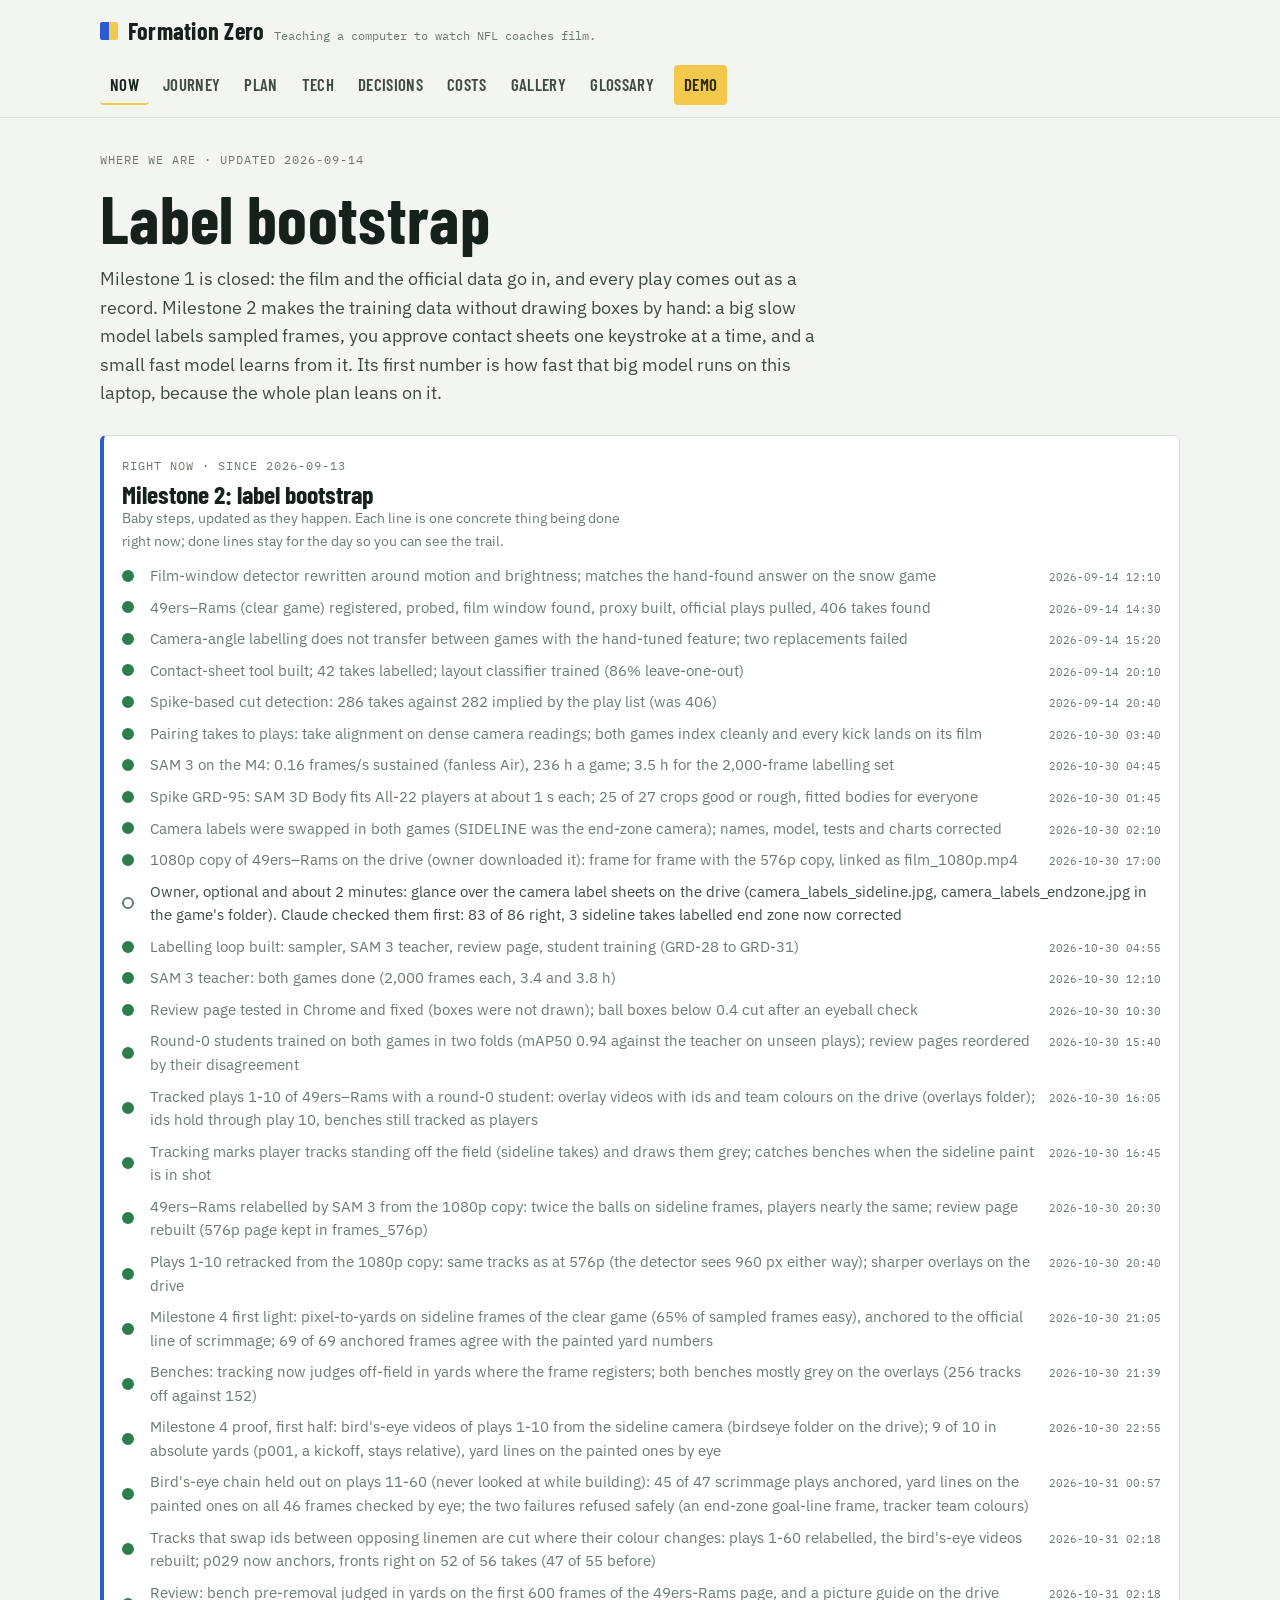
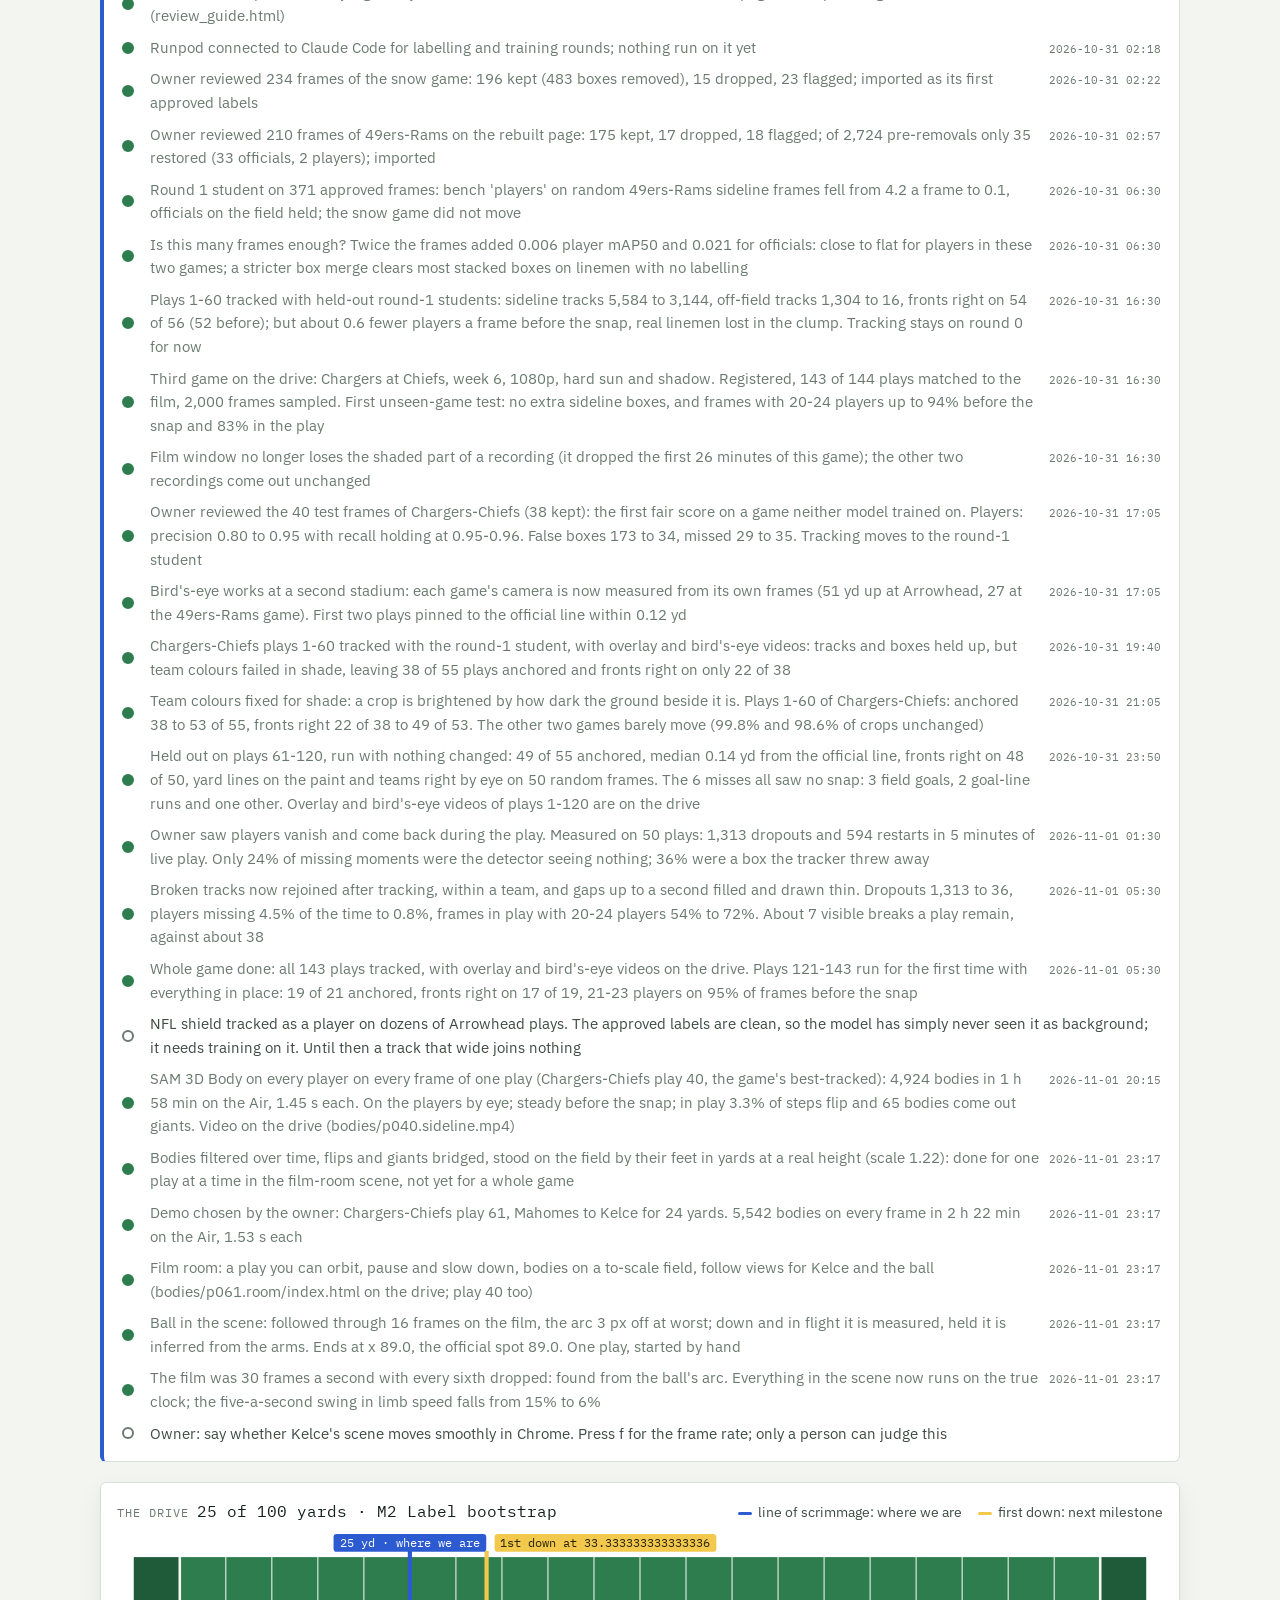
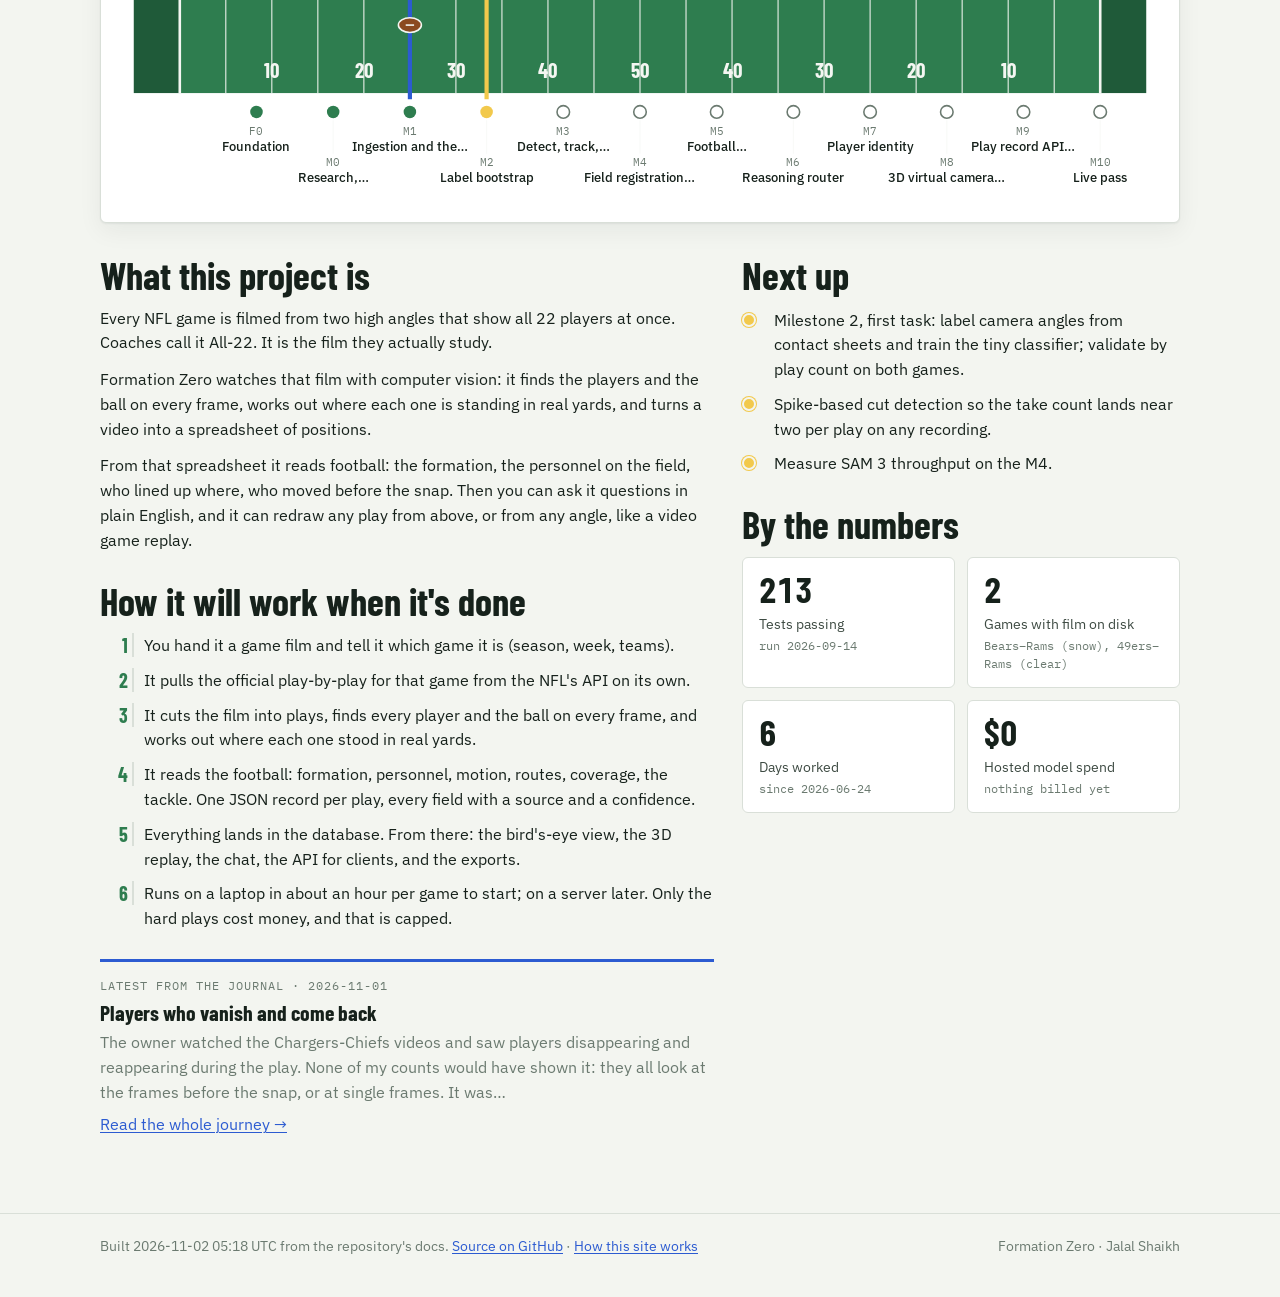
<file: site/index.html>
<!doctype html>
<html lang="en">
<head>
<meta charset="utf-8">
<meta name="viewport" content="width=device-width, initial-scale=1">
<title>Formation Zero</title>
<meta name="description" content="Progress tracker for Formation Zero, an AI that watches NFL All-22 coaches film.">
<link rel="preconnect" href="https://fonts.googleapis.com">
<link rel="preconnect" href="https://fonts.gstatic.com" crossorigin>
<link rel="stylesheet" href="https://fonts.googleapis.com/css2?family=Barlow+Condensed:wght@600;700&family=IBM+Plex+Sans:ital,wght@0,400;0,500;0,600;1,400&family=IBM+Plex+Mono:wght@400;500&display=swap">
<link rel="stylesheet" href="style.css">
</head>
<body>
<a class="skip" href="#main">Skip to content</a>
<header class="masthead">
  <div class="wrap masthead-inner">
    <a class="brand" href="#now">
      <span class="brand-mark" aria-hidden="true"></span>
      <span class="brand-name">Formation Zero</span>
      <span class="brand-tag" id="brand-tag"></span>
    </a>
    <nav class="tabs" aria-label="Sections">
      <a href="#now" data-tab="now">Now</a>
      <a href="#journey" data-tab="journey">Journey</a>
      <a href="#plan" data-tab="plan">Plan</a>
      <a href="#tech" data-tab="tech">Tech</a>
      <a href="#decisions" data-tab="decisions">Decisions</a>
      <a href="#costs" data-tab="costs">Costs</a>
      <a href="#gallery" data-tab="gallery">Gallery</a>
      <a href="#glossary" data-tab="glossary">Glossary</a>
      <a class="demo-btn" href="demo/" title="A hand-made example of the finished film room">Demo</a>
    </nav>
  </div>
</header>
<main id="main" class="wrap">
  <section id="tab-now" class="tab" hidden></section>
  <section id="tab-journey" class="tab" hidden></section>
  <section id="tab-plan" class="tab" hidden></section>
  <section id="tab-tech" class="tab" hidden></section>
  <section id="tab-decisions" class="tab" hidden></section>
  <section id="tab-costs" class="tab" hidden></section>
  <section id="tab-gallery" class="tab" hidden></section>
  <section id="tab-glossary" class="tab" hidden></section>
</main>
<footer class="foot">
  <div class="wrap foot-inner" id="foot"></div>
</footer>
<script src="data/content.js"></script>
<script src="app.js"></script>
</body>
</html>
</file>
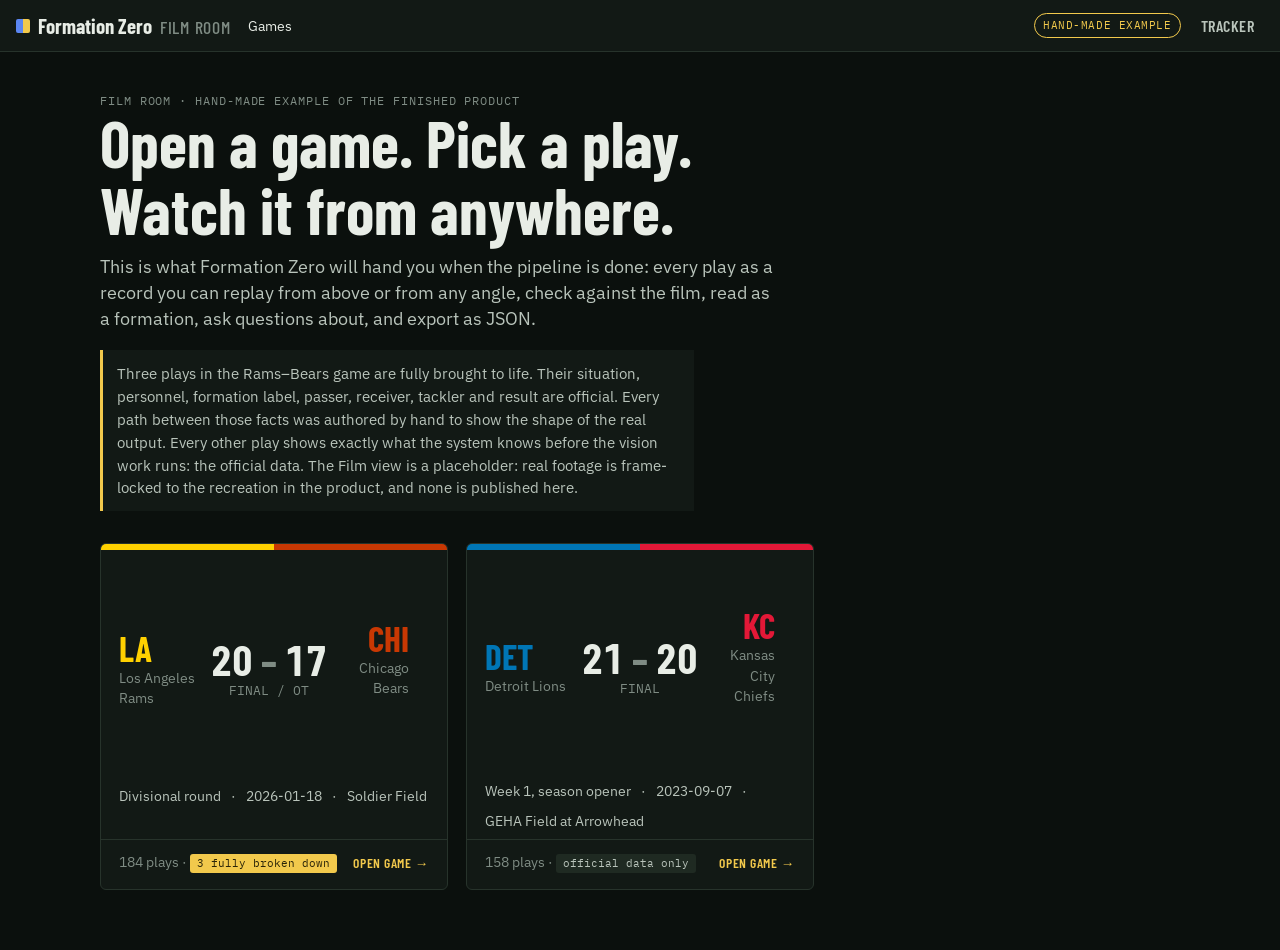
<file: site/demo/index.html>
<!doctype html>
<html lang="en">
<head>
<meta charset="utf-8">
<meta name="viewport" content="width=device-width, initial-scale=1">
<title>Formation Zero Film Room</title>
<meta name="description" content="A hand-made example of the finished Formation Zero film room: open a game, pick a play, watch it from any angle, read the formation, ask the chat, see the JSON.">
<link rel="preconnect" href="https://fonts.googleapis.com">
<link rel="preconnect" href="https://fonts.gstatic.com" crossorigin>
<link rel="stylesheet" href="https://fonts.googleapis.com/css2?family=Barlow+Condensed:wght@500;600;700&family=IBM+Plex+Sans:ital,wght@0,400;0,500;0,600;1,400&family=IBM+Plex+Mono:wght@400;500&display=swap">
<link rel="stylesheet" href="demo.css">
</head>
<body>
<a class="skip" href="#main">Skip to content</a>
<header class="bar">
  <a class="brand" href="#/" id="brand-link"><span class="brand-mark" aria-hidden="true"></span><span class="brand-name">Formation Zero</span><span class="brand-sub">Film Room</span></a>
  <nav class="crumbs" id="crumbs" aria-label="Where you are"></nav>
  <div class="bar-right">
    <span class="badge-demo" title="Every path on the field was authored by hand from the official play description. The situation, personnel, formation label, passer, receiver, tackler and result are official.">Hand-made example</span>
    <a class="bar-link" href="../">Tracker</a>
  </div>
</header>
<main id="main"></main>
<script src="data/games.js"></script>
<script src="data/records.js"></script>
<script src="demo.js"></script>
</body>
</html>
</file>
<file: site/style.css>
/* Formation Zero tracker.
   Palette from the subject: turf-tinted paper, green-black ink, broadcast blue for the line of
   scrimmage (where we are), first-down yellow for the next marker (where we're going). */

:root {
  --paper: #F3F5F0;
  --paper-2: #FFFFFF;
  --paper-3: #E9EDE6;
  --ink: #16211B;
  --ink-2: #3E4B43;
  --muted: #6B7A70;
  --rule: #D9DFD8;
  --turf: #2E7D4F;
  --turf-deep: #1F5A39;
  --chalk: #F4F6F2;
  --los: #2C5BD1;
  --los-ink: #FFFFFF;
  --first: #F2C94C;
  --first-ink: #2A2408;
  --good: #2E7D4F;
  --warn: #B5761B;
  --crit: #B23A3A;
  --shadow: 0 1px 2px rgba(22, 33, 27, 0.06), 0 8px 24px rgba(22, 33, 27, 0.06);
  --radius: 6px;
  --display: 'Barlow Condensed', 'Arial Narrow', 'Helvetica Neue', Arial, sans-serif;
  --body: 'IBM Plex Sans', 'Helvetica Neue', Arial, sans-serif;
  --mono: 'IBM Plex Mono', Menlo, Consolas, monospace;
  color-scheme: light;
}
@media (prefers-color-scheme: dark) {
  :root:not([data-theme="light"]) {
    --paper: #0F1712;
    --paper-2: #172119;
    --paper-3: #1E2A22;
    --ink: #E8EDE6;
    --ink-2: #C3CCC4;
    --muted: #8A9790;
    --rule: #2A3730;
    --turf: #2F8A56;
    --turf-deep: #1E5A3A;
    --chalk: #E8EDE6;
    --los: #6C8FE8;
    --los-ink: #0F1712;
    --first: #F2C94C;
    --first-ink: #2A2408;
    --good: #5FBF87;
    --warn: #E0A54A;
    --crit: #E07070;
    --shadow: 0 1px 2px rgba(0, 0, 0, 0.3), 0 8px 24px rgba(0, 0, 0, 0.3);
    color-scheme: dark;
  }
}
:root[data-theme="dark"] {
  --paper: #0F1712;
  --paper-2: #172119;
  --paper-3: #1E2A22;
  --ink: #E8EDE6;
  --ink-2: #C3CCC4;
  --muted: #8A9790;
  --rule: #2A3730;
  --turf: #2F8A56;
  --turf-deep: #1E5A3A;
  --chalk: #E8EDE6;
  --los: #6C8FE8;
  --los-ink: #0F1712;
  --first: #F2C94C;
  --first-ink: #2A2408;
  --good: #5FBF87;
  --warn: #E0A54A;
  --crit: #E07070;
  --shadow: 0 1px 2px rgba(0, 0, 0, 0.3), 0 8px 24px rgba(0, 0, 0, 0.3);
  color-scheme: dark;
}

* { box-sizing: border-box; }
html { -webkit-text-size-adjust: 100%; }
body {
  margin: 0;
  background: var(--paper);
  color: var(--ink);
  font-family: var(--body);
  font-size: 16px;
  line-height: 1.55;
}
a { color: var(--los); text-decoration-thickness: 1px; text-underline-offset: 2px; }
a:hover { text-decoration-thickness: 2px; }
:focus-visible { outline: 2px solid var(--los); outline-offset: 2px; }
.skip { position: absolute; left: -999px; top: 8px; background: var(--first); color: var(--first-ink); padding: 6px 10px; }
.skip:focus { left: 8px; z-index: 10; }
[hidden] { display: none !important; }

.wrap { max-width: 1120px; margin: 0 auto; padding-inline: 20px; }

h1, h2, h3, h4 { font-family: var(--display); font-weight: 700; line-height: 1.05; margin: 0; text-wrap: balance; }
h1 { font-size: clamp(2.4rem, 6vw, 4.2rem); letter-spacing: 0.005em; }
h2 { font-size: clamp(1.7rem, 3.4vw, 2.4rem); }
h3 { font-size: 1.35rem; }
h4 { font-size: 1.1rem; font-family: var(--body); font-weight: 600; }
p { margin: 0; }
.prose > * + * { margin-top: 0.75em; }
.prose h2 { font-size: 1.5rem; margin-top: 1.4em; }
.prose h3 { font-size: 1.15rem; font-family: var(--body); font-weight: 600; margin-top: 1.2em; }
.prose ul, .prose ol { padding-left: 1.3em; }
.prose li + li { margin-top: 0.3em; }
.prose code, code { font-family: var(--mono); font-size: 0.9em; background: var(--paper-3); padding: 0.05em 0.35em; border-radius: 3px; }
.prose pre { background: var(--paper-3); padding: 12px 14px; overflow-x: auto; border-radius: var(--radius); }
.prose pre code { background: none; padding: 0; }
.prose blockquote { border-left: 3px solid var(--first); margin: 0; padding-left: 14px; color: var(--ink-2); }
.prose strong { font-weight: 600; }
.measure { max-width: 66ch; }

.eyebrow { font-family: var(--mono); font-size: 0.78rem; letter-spacing: 0.08em; text-transform: uppercase; color: var(--muted); }
.mono { font-family: var(--mono); font-variant-numeric: tabular-nums; }
.muted { color: var(--muted); }
.table-wrap { overflow-x: auto; }
table { border-collapse: collapse; width: 100%; font-size: 0.95rem; }
th, td { text-align: left; padding: 8px 10px; border-bottom: 1px solid var(--rule); vertical-align: top; }
th { font-family: var(--mono); font-size: 0.75rem; letter-spacing: 0.06em; text-transform: uppercase; color: var(--muted); font-weight: 500; }
td.num, th.num { text-align: right; font-family: var(--mono); font-variant-numeric: tabular-nums; }

/* ---- masthead --------------------------------------------------------------- */
.masthead { border-bottom: 1px solid var(--rule); background: var(--paper); position: sticky; top: 0; z-index: 5; }
.masthead-inner { display: flex; align-items: center; justify-content: space-between; gap: 16px; flex-wrap: wrap; padding-block: 12px; }
.brand { display: flex; align-items: baseline; gap: 10px; text-decoration: none; color: var(--ink); }
.brand-mark { width: 18px; height: 18px; align-self: center; background: linear-gradient(90deg, var(--los) 0 50%, var(--first) 50% 100%); border-radius: 2px; }
.brand-name { font-family: var(--display); font-weight: 700; font-size: 1.5rem; letter-spacing: 0.01em; }
.brand-tag { font-family: var(--mono); font-size: 0.75rem; color: var(--muted); }
.tabs { display: flex; gap: 4px; flex-wrap: wrap; }
.tabs a { font-family: var(--display); font-weight: 600; font-size: 1.05rem; letter-spacing: 0.02em; text-transform: uppercase; color: var(--ink-2); text-decoration: none; padding: 6px 10px; border-radius: 4px; border-bottom: 2px solid transparent; }
.tabs a:hover { background: var(--paper-3); }
.tabs a[aria-current="page"] { color: var(--ink); border-bottom-color: var(--first); }
.tabs a.demo-btn { background: var(--first); color: var(--first-ink); border-bottom-color: transparent; margin-left: 6px; }
.tabs a.demo-btn:hover { background: #E6BC3E; }

/* ---- sections --------------------------------------------------------------- */
.tab { padding-block: 32px 56px; }
.section-head { display: flex; align-items: baseline; justify-content: space-between; gap: 16px; flex-wrap: wrap; margin-bottom: 20px; }
.section-head p { color: var(--muted); max-width: 60ch; }
.stack > * + * { margin-top: 28px; }

/* ---- now -------------------------------------------------------------------- */
.hero { display: grid; gap: 12px; margin-bottom: 28px; }
.hero .lede { font-size: 1.15rem; max-width: 66ch; color: var(--ink-2); }
.now-grid { display: grid; grid-template-columns: 1.4fr 1fr; gap: 28px; margin-top: 32px; }
@media (max-width: 800px) { .now-grid { grid-template-columns: 1fr; } }
.tiles { display: grid; grid-template-columns: repeat(2, 1fr); gap: 12px; }
.tile { background: var(--paper-2); border: 1px solid var(--rule); border-radius: var(--radius); padding: 14px 16px; }
.tile .val { font-family: var(--display); font-weight: 700; font-size: 2.2rem; line-height: 1; font-variant-numeric: tabular-nums; }
.tile .lab { font-size: 0.9rem; color: var(--ink-2); margin-top: 6px; }
.tile .note { font-family: var(--mono); font-size: 0.72rem; color: var(--muted); margin-top: 2px; }
.next-list { list-style: none; padding: 0; margin: 0; display: grid; gap: 10px; }
.next-list li { display: grid; grid-template-columns: 22px 1fr; gap: 10px; align-items: start; }
.next-list .dot { width: 14px; height: 14px; margin-top: 5px; border-radius: 50%; background: var(--first); border: 2px solid var(--paper); box-shadow: 0 0 0 1px var(--first); }
.latest { border-top: 3px solid var(--los); padding-top: 14px; }
.steps { list-style: none; counter-reset: step; padding: 0; margin: 0; display: grid; gap: 10px; max-width: 66ch; }
.steps li { counter-increment: step; display: grid; grid-template-columns: 34px 1fr; gap: 10px; align-items: start; }
.steps li::before { content: counter(step); font-family: var(--display); font-weight: 700; font-size: 1.25rem; line-height: 1.2; color: var(--turf); text-align: right; padding-right: 4px; border-right: 2px solid var(--rule); }

/* ---- the drive -------------------------------------------------------------- */
.drive { background: var(--paper-2); border: 1px solid var(--rule); border-radius: var(--radius); padding: 16px 16px 10px; box-shadow: var(--shadow); }
.drive-head { display: flex; justify-content: space-between; align-items: baseline; gap: 12px; flex-wrap: wrap; margin-bottom: 8px; }
.drive-legend { display: flex; gap: 16px; flex-wrap: wrap; font-size: 0.85rem; color: var(--ink-2); }
.drive-legend span::before { content: ""; display: inline-block; width: 14px; height: 3px; vertical-align: middle; margin-right: 6px; border-radius: 2px; }
.drive-legend .l-los::before { background: var(--los); }
.drive-legend .l-first::before { background: var(--first); }
.drive-legend .l-done::before { background: var(--chalk); opacity: 0.6; }
.drive-scroll { overflow-x: auto; }
.drive svg { display: block; width: 100%; min-width: 720px; height: auto; }
.drive .turf { fill: var(--turf); }
.drive .turf-ez { fill: var(--turf-deep); }
.drive .chalk { stroke: var(--chalk); }
.drive .num { fill: var(--chalk); font-family: var(--display); font-weight: 700; font-size: 20px; }
.drive .ms-label { fill: var(--ink); font-family: var(--body); font-size: 12px; font-weight: 500; }
.drive .ms-id { fill: var(--muted); font-family: var(--mono); font-size: 10.5px; }
.drive .ms-done { fill: var(--good); }
.drive .ms-active { fill: var(--first); }
.drive .ms-todo { fill: var(--paper-2); stroke: var(--muted); }
.drive .los-line { stroke: var(--los); }
.drive .first-line { stroke: var(--first); }
.drive .ball { fill: #8B4A1F; stroke: var(--chalk); }
.drive .callout { font-family: var(--mono); font-size: 11px; }
.drive .callout.los { fill: var(--los); }
.drive .callout.first { fill: var(--first-ink); }
.drive .callout-bg.first { fill: var(--first); }
.drive .callout-bg.los { fill: var(--los); }
.drive .callout.los-text { fill: var(--los-ink); }

/* ---- pills / status ----------------------------------------------------------- */
.pill { display: inline-block; font-family: var(--mono); font-size: 0.72rem; letter-spacing: 0.04em; text-transform: uppercase; padding: 2px 8px; border-radius: 999px; border: 1px solid var(--rule); color: var(--ink-2); white-space: nowrap; }
.pill.done, .pill.in_use, .pill.accepted { background: var(--good); color: #fff; border-color: var(--good); }
.pill.active, .pill.planned { background: var(--first); color: var(--first-ink); border-color: var(--first); }
.pill.todo, .pill.evaluated { background: transparent; }
.pill.parked, .pill.superseded, .pill.rejected { background: var(--paper-3); color: var(--muted); border-color: var(--paper-3); }
.pill.revisit { border-color: var(--warn); color: var(--warn); }
.chip { display: inline-block; font-family: var(--mono); font-size: 0.72rem; color: var(--muted); background: var(--paper-3); padding: 1px 7px; border-radius: 3px; }
.chips { display: flex; gap: 6px; flex-wrap: wrap; align-items: flex-start; align-self: start; }

/* ---- plan --------------------------------------------------------------------- */
.summary-strip { display: flex; gap: 18px; flex-wrap: wrap; font-family: var(--mono); font-size: 0.85rem; color: var(--ink-2); }
.summary-strip b { font-family: var(--display); font-size: 1.4rem; font-weight: 700; color: var(--ink); margin-right: 4px; }
.milestone { border: 1px solid var(--rule); border-radius: var(--radius); background: var(--paper-2); overflow: hidden; }
.milestone.active { border-color: var(--first); box-shadow: 0 0 0 2px var(--first) inset; }
.ms-head { display: grid; grid-template-columns: 64px 1fr auto; gap: 14px; align-items: center; padding: 14px 16px; }
@media (max-width: 600px) { .ms-head { grid-template-columns: 52px 1fr; } .ms-head .pill { grid-column: 2; justify-self: start; } }
.ms-key { font-family: var(--display); font-weight: 700; font-size: 1.8rem; color: var(--muted); line-height: 1; }
.milestone.done .ms-key { color: var(--good); }
.milestone.active .ms-key { color: var(--ink); }
.ms-title { font-family: var(--display); font-weight: 700; font-size: 1.45rem; line-height: 1.1; }
.bar { height: 6px; background: var(--paper-3); border-radius: 3px; overflow: hidden; margin-top: 8px; }
.bar > i { display: block; height: 100%; background: var(--turf); }
.milestone.active .bar > i { background: var(--first); }
.ms-body { padding: 0 16px 16px; display: grid; gap: 12px; }
.ms-body .proof { font-size: 0.92rem; color: var(--ink-2); border-left: 3px solid var(--rule); padding-left: 10px; }
.ms-body table td:first-child { font-family: var(--mono); font-size: 0.85rem; white-space: nowrap; }
.ms-body summary { cursor: pointer; font-weight: 600; font-size: 0.95rem; list-style: none; }
.ms-body summary::before { content: "▸ "; color: var(--muted); }
.ms-body details[open] summary::before { content: "▾ "; }

/* ---- journey ------------------------------------------------------------------ */
.journey-grid { display: grid; grid-template-columns: 300px 1fr; gap: 32px; align-items: start; }
@media (max-width: 860px) { .journey-grid { grid-template-columns: 1fr; } }
.calendar { position: sticky; top: 76px; display: grid; gap: 18px; }
@media (max-width: 860px) { .calendar { position: static; } }
.month { background: var(--paper-2); border: 1px solid var(--rule); border-radius: var(--radius); padding: 12px; }
.month h4 { font-family: var(--display); font-size: 1.2rem; margin-bottom: 6px; }
.month-grid { display: grid; grid-template-columns: repeat(7, 1fr); gap: 2px; }
.month-grid .wd { font-family: var(--mono); font-size: 0.65rem; color: var(--muted); text-align: center; padding-bottom: 2px; }
.day { aspect-ratio: 1; display: grid; place-items: center; font-family: var(--mono); font-size: 0.78rem; color: var(--ink-2); border-radius: 4px; border: 0; background: transparent; padding: 0; }
.day.empty { visibility: hidden; }
.day.has { background: var(--turf); color: #fff; font-weight: 500; cursor: pointer; }
.day.has:hover { background: var(--turf-deep); }
.day.today { box-shadow: 0 0 0 2px var(--first) inset; }
.cal-stats { font-family: var(--mono); font-size: 0.8rem; color: var(--muted); }
.entries { display: grid; gap: 28px; }
.entry { background: var(--paper-2); border: 1px solid var(--rule); border-radius: var(--radius); padding: 20px 22px; scroll-margin-top: 90px; }
.entry-head { display: flex; justify-content: space-between; gap: 12px; flex-wrap: wrap; align-items: baseline; margin-bottom: 10px; }
.entry-date { font-family: var(--display); font-weight: 700; font-size: 1.5rem; }
.entry-meta { display: flex; gap: 10px; flex-wrap: wrap; align-items: center; font-family: var(--mono); font-size: 0.78rem; color: var(--muted); }
.entry h3.entry-title { font-size: 1.5rem; margin-bottom: 8px; }

/* ---- tech --------------------------------------------------------------------- */
.legend { display: flex; gap: 14px; flex-wrap: wrap; font-size: 0.85rem; color: var(--ink-2); }
.tech-group { margin-top: 28px; }
.tech-group h3 { margin-bottom: 12px; }
.cards { display: grid; grid-template-columns: repeat(auto-fill, minmax(260px, 1fr)); gap: 12px; }
.card { background: var(--paper-2); border: 1px solid var(--rule); border-radius: var(--radius); padding: 14px 16px; display: grid; gap: 8px; align-content: start; }
.card .card-head { display: flex; justify-content: space-between; gap: 8px; align-items: start; }
.card .name { font-weight: 600; }
.card .plain { font-size: 0.95rem; }
.card .why { font-size: 0.88rem; color: var(--ink-2); }
.card .lic { font-family: var(--mono); font-size: 0.72rem; color: var(--muted); }
.card.rejected, .card.parked { opacity: 0.7; }

/* ---- decisions ---------------------------------------------------------------- */
.decision { background: var(--paper-2); border: 1px solid var(--rule); border-radius: var(--radius); padding: 18px 22px; display: grid; gap: 10px; }
.decision.superseded { opacity: 0.75; }
.decision-head { display: grid; grid-template-columns: auto 1fr; gap: 12px; align-items: baseline; }
.decision-id { font-family: var(--display); font-weight: 700; font-size: 1.4rem; color: var(--muted); }
.decision h3 { font-size: 1.3rem; }
.decision .meta { display: flex; gap: 10px; flex-wrap: wrap; align-items: center; font-family: var(--mono); font-size: 0.78rem; color: var(--muted); }
.decision .prose { font-size: 0.97rem; }
.decision .prose p + p { margin-top: 0.6em; }

/* ---- costs -------------------------------------------------------------------- */
.cost-grid { display: grid; grid-template-columns: 1fr 1fr; gap: 20px; }
@media (max-width: 800px) { .cost-grid { grid-template-columns: 1fr; } }
.cap { background: var(--paper-2); border: 1px solid var(--rule); border-radius: var(--radius); padding: 18px 20px; display: grid; gap: 8px; }
.cap .big { font-family: var(--display); font-weight: 700; font-size: 3.4rem; line-height: 1; }
.cap .big small { font-size: 1.2rem; color: var(--muted); font-weight: 600; }
tr.rec td { background: color-mix(in srgb, var(--first) 18%, transparent); }
.empty { border: 1px dashed var(--rule); border-radius: var(--radius); padding: 18px; color: var(--muted); text-align: center; font-size: 0.95rem; }

/* ---- gallery ------------------------------------------------------------------ */
.gallery { display: grid; grid-template-columns: repeat(auto-fill, minmax(320px, 1fr)); gap: 18px; }
.figure { background: var(--paper-2); border: 1px solid var(--rule); border-radius: var(--radius); overflow: hidden; display: grid; grid-template-rows: auto 1fr; }
.figure img { display: block; width: 100%; height: auto; background: #F3F5F0; }
.figure .figcap { padding: 12px 14px 14px; display: grid; gap: 6px; align-content: start; }
.figure .figcap .t { font-weight: 600; }
.figure .figcap .c { font-size: 0.9rem; color: var(--ink-2); }
.figure.placeholder { border-style: dashed; background: transparent; }
.figure.placeholder .ph { aspect-ratio: 16 / 9; display: grid; place-items: center; color: var(--muted); font-family: var(--display); font-size: 1.3rem; font-weight: 600; text-transform: uppercase; letter-spacing: 0.04em; background: repeating-linear-gradient(135deg, transparent 0 14px, var(--paper-3) 14px 15px); }

/* ---- glossary ----------------------------------------------------------------- */
.search { width: 100%; max-width: 420px; padding: 9px 12px; border: 1px solid var(--rule); border-radius: var(--radius); background: var(--paper-2); color: var(--ink); font: inherit; }
.terms { display: grid; grid-template-columns: repeat(auto-fill, minmax(300px, 1fr)); gap: 14px; margin-top: 18px; }
.term { background: var(--paper-2); border: 1px solid var(--rule); border-radius: var(--radius); padding: 12px 14px; }
.term dt { font-family: var(--display); font-weight: 700; font-size: 1.25rem; margin-bottom: 4px; }
.term dd { margin: 0; font-size: 0.95rem; color: var(--ink-2); }

/* ---- footer ------------------------------------------------------------------- */
.foot { border-top: 1px solid var(--rule); margin-top: 20px; }
.foot-inner { padding-block: 22px 40px; display: flex; justify-content: space-between; gap: 16px; flex-wrap: wrap; font-size: 0.85rem; color: var(--muted); }

@media (prefers-reduced-motion: no-preference) {
  .tab { animation: rise 240ms ease-out; }
  @keyframes rise { from { opacity: 0.001; transform: translateY(4px); } to { opacity: 1; transform: none; } }
}

/* ---- right now (baby steps) ------------------------------------------------- */
.now-block { background: var(--paper-2); border: 1px solid var(--rule); border-left: 4px solid var(--los); border-radius: var(--radius); padding: 16px 18px; margin-bottom: 20px; display: grid; gap: 12px; }
.now-block h2 { font-size: 1.6rem; margin-top: 4px; }
.now-block .muted { font-size: 0.9rem; max-width: 66ch; }
.steps-live { list-style: none; margin: 0; padding: 0; display: grid; gap: 8px; }
.steps-live li { display: grid; grid-template-columns: 18px 1fr auto; gap: 10px; align-items: baseline; font-size: 0.95rem; }
.steps-live .mark { width: 12px; height: 12px; border-radius: 50%; border: 2px solid var(--muted); align-self: center; }
.steps-live li.done .mark { background: var(--good); border-color: var(--good); }
.steps-live li.done .txt { color: var(--muted); }
.steps-live li.active .mark { background: var(--first); border-color: var(--first); box-shadow: 0 0 0 3px color-mix(in srgb, var(--first) 30%, transparent); }
.steps-live li.active .txt { font-weight: 600; }
.steps-live li.todo .txt { color: var(--ink-2); }
.steps-live .at { font-family: var(--mono); font-size: 0.7rem; color: var(--muted); white-space: nowrap; }
@media (max-width: 600px) { .steps-live li { grid-template-columns: 18px 1fr; } .steps-live .at { grid-column: 2; } }
</file>
<file: site/demo/demo.css>
/* Formation Zero film room. A deliberately dark, single-theme surface: a film room is a dark
   room. Every colour is painted explicitly so the page holds on any host ground. */

:root {
  --ground: #0B100D;
  --panel: #121915;
  --panel-2: #182119;
  --panel-3: #1F2A22;
  --line: #27332B;
  --ink: #E8EDE6;
  --ink-2: #B9C4BB;
  --muted: #7F8C84;
  --turf: #2C6B45;
  --turf-2: #275F3E;
  --turf-ez: #1F4D33;
  --chalk: #E9EEE8;
  --los: #5B86F2;
  --first: #F2C94C;
  --first-ink: #2A2408;
  --good: #5FBF87;
  --warn: #E0A54A;
  --display: 'Barlow Condensed', 'Arial Narrow', 'Helvetica Neue', Arial, sans-serif;
  --body: 'IBM Plex Sans', 'Helvetica Neue', Arial, sans-serif;
  --mono: 'IBM Plex Mono', Menlo, Consolas, monospace;
  --radius: 6px;
  --bar-h: 52px;
  color-scheme: dark;
}
* { box-sizing: border-box; }
html, body { height: 100%; }
body { margin: 0; background: var(--ground); color: var(--ink); font-family: var(--body); font-size: 15px; line-height: 1.5; }
a { color: var(--los); }
:focus-visible { outline: 2px solid var(--first); outline-offset: 2px; }
.skip { position: absolute; left: -999px; top: 8px; background: var(--first); color: var(--first-ink); padding: 6px 10px; z-index: 20; }
.skip:focus { left: 8px; }
[hidden] { display: none !important; }
button { font: inherit; color: inherit; }
h1, h2, h3 { font-family: var(--display); font-weight: 700; line-height: 1.05; margin: 0; text-wrap: balance; }
.mono { font-family: var(--mono); font-variant-numeric: tabular-nums; }
.eyebrow { font-family: var(--mono); font-size: 0.72rem; letter-spacing: 0.08em; text-transform: uppercase; color: var(--muted); }
.muted { color: var(--muted); }

/* ---- top bar ------------------------------------------------------------- */
.bar { height: var(--bar-h); display: flex; align-items: center; gap: 18px; padding-inline: 16px; border-bottom: 1px solid var(--line); background: var(--panel); position: sticky; top: 0; z-index: 10; }
.brand { display: flex; align-items: baseline; gap: 8px; color: var(--ink); text-decoration: none; white-space: nowrap; }
.brand-mark { width: 14px; height: 14px; align-self: center; background: linear-gradient(90deg, var(--los) 0 50%, var(--first) 50% 100%); border-radius: 2px; }
.brand-name { font-family: var(--display); font-weight: 700; font-size: 1.3rem; }
.brand-sub { font-family: var(--display); font-weight: 500; font-size: 1.1rem; color: var(--muted); text-transform: uppercase; letter-spacing: 0.04em; }
.crumbs { flex: 1; display: flex; gap: 8px; align-items: center; font-size: 0.9rem; color: var(--ink-2); min-width: 0; overflow: hidden; white-space: nowrap; }
.crumbs a { color: var(--ink-2); text-decoration: none; }
.crumbs a:hover { color: var(--ink); }
.crumbs .sep { color: var(--muted); }
.crumbs .cur { color: var(--ink); overflow: hidden; text-overflow: ellipsis; }
.bar-right { display: flex; gap: 10px; align-items: center; }
.badge-demo { font-family: var(--mono); font-size: 0.7rem; letter-spacing: 0.05em; text-transform: uppercase; color: var(--first); border: 1px solid var(--first); padding: 3px 8px; border-radius: 999px; cursor: help; }
.bar-link { font-family: var(--display); font-weight: 600; font-size: 1rem; text-transform: uppercase; letter-spacing: 0.03em; color: var(--ink-2); text-decoration: none; padding: 6px 10px; border-radius: 4px; }
.bar-link:hover { background: var(--panel-3); color: var(--ink); }

/* ---- home ------------------------------------------------------------------ */
.home { max-width: 1120px; margin: 0 auto; padding: 40px 20px 60px; }
.home h1 { font-size: clamp(2.4rem, 6vw, 4rem); }
.home .lede { color: var(--ink-2); max-width: 62ch; font-size: 1.1rem; margin-top: 10px; }
.home .note { margin-top: 14px; padding: 12px 14px; border-left: 3px solid var(--first); background: var(--panel); color: var(--ink-2); max-width: 66ch; font-size: 0.95rem; }
.games { display: grid; grid-template-columns: repeat(auto-fill, minmax(340px, 1fr)); gap: 18px; margin-top: 32px; }
.game-card { display: grid; grid-template-rows: auto 1fr auto; background: var(--panel); border: 1px solid var(--line); border-radius: var(--radius); overflow: hidden; text-decoration: none; color: var(--ink); transition: transform 120ms ease, border-color 120ms ease; }
.game-card:hover { transform: translateY(-2px); border-color: var(--ink-2); }
.game-card .strip { height: 6px; background: linear-gradient(90deg, var(--away-c) 0 50%, var(--home-c) 50% 100%); }
.game-card .body { padding: 18px 18px 8px; display: grid; gap: 14px; }
.score { display: grid; grid-template-columns: 1fr auto 1fr; align-items: center; gap: 12px; }
.score .team { display: grid; gap: 2px; }
.score .team.home { text-align: right; }
.score .abbr { font-family: var(--display); font-weight: 700; font-size: 2.2rem; line-height: 1; }
.score .name { font-size: 0.85rem; color: var(--muted); }
.score .pts { font-family: var(--display); font-weight: 700; font-size: 2.6rem; line-height: 1; font-variant-numeric: tabular-nums; }
.score .at { font-family: var(--mono); font-size: 0.8rem; color: var(--muted); text-align: center; }
.game-card .meta { display: flex; gap: 10px; flex-wrap: wrap; font-size: 0.85rem; color: var(--ink-2); }
.game-card .foot { display: flex; justify-content: space-between; align-items: center; padding: 12px 18px 16px; border-top: 1px solid var(--line); font-size: 0.85rem; color: var(--muted); }
.game-card .cta { font-family: var(--display); font-weight: 600; text-transform: uppercase; letter-spacing: 0.04em; color: var(--first); }
.chip { display: inline-block; font-family: var(--mono); font-size: 0.7rem; padding: 1px 7px; border-radius: 3px; background: var(--panel-3); color: var(--ink-2); white-space: nowrap; }
.chip.first { background: var(--first); color: var(--first-ink); }
.chip.good { background: var(--good); color: #0B100D; }

/* ---- game layout ------------------------------------------------------------- */
.room { display: grid; grid-template-columns: 300px minmax(0, 1fr) 360px; height: calc(100vh - var(--bar-h)); }
.pane { min-height: 0; display: flex; flex-direction: column; }
.pane-left { border-right: 1px solid var(--line); background: var(--panel); }
.pane-right { border-left: 1px solid var(--line); background: var(--panel); }
.pane-head { padding: 12px 14px 8px; border-bottom: 1px solid var(--line); display: grid; gap: 8px; }
.pane-scroll { overflow-y: auto; min-height: 0; flex: 1; }

/* play list */
.filters { display: flex; gap: 6px; flex-wrap: wrap; }
.filters button { border: 1px solid var(--line); background: transparent; border-radius: 999px; padding: 2px 9px; font-family: var(--mono); font-size: 0.72rem; color: var(--ink-2); cursor: pointer; }
.filters button[aria-pressed="true"] { background: var(--ink); color: var(--ground); border-color: var(--ink); }
.drive-head { position: sticky; top: 0; background: var(--panel); padding: 8px 14px 4px; font-family: var(--mono); font-size: 0.7rem; letter-spacing: 0.06em; text-transform: uppercase; color: var(--muted); border-bottom: 1px solid var(--line); z-index: 1; }
.play-row { display: grid; grid-template-columns: 4px 1fr; gap: 10px; width: 100%; text-align: left; background: transparent; border: 0; border-bottom: 1px solid var(--line); padding: 8px 14px 8px 10px; cursor: pointer; }
.play-row:hover { background: var(--panel-2); }
.play-row[aria-current="true"] { background: var(--panel-3); }
.play-row .stripe { background: var(--team-c); border-radius: 2px; }
.play-row .l1 { display: flex; gap: 8px; align-items: baseline; font-family: var(--mono); font-size: 0.72rem; color: var(--muted); }
.play-row .l1 b { color: var(--ink); font-weight: 500; }
.play-row .l2 { font-size: 0.86rem; color: var(--ink-2); margin-top: 2px; line-height: 1.35; }
.play-row[aria-current="true"] .l2 { color: var(--ink); }
.play-row .tags { display: flex; gap: 5px; margin-top: 5px; flex-wrap: wrap; }
.dot-f { display: inline-block; width: 8px; height: 8px; border-radius: 50%; background: var(--first); vertical-align: middle; }

/* viewer */
.viewer { display: flex; flex-direction: column; min-height: 0; background: var(--ground); }
.view-bar { display: flex; align-items: center; justify-content: space-between; gap: 10px; padding: 10px 14px; flex-wrap: wrap; }
.seg { display: inline-flex; border: 1px solid var(--line); border-radius: 6px; overflow: hidden; }
.seg button { background: transparent; border: 0; padding: 6px 12px; font-family: var(--display); font-weight: 600; font-size: 1rem; letter-spacing: 0.03em; text-transform: uppercase; color: var(--ink-2); cursor: pointer; }
.seg button + button { border-left: 1px solid var(--line); }
.seg button[aria-pressed="true"] { background: var(--panel-3); color: var(--ink); }
.toggles { display: flex; gap: 6px; flex-wrap: wrap; }
.toggles button, .toggles label { font-family: var(--mono); font-size: 0.72rem; color: var(--ink-2); border: 1px solid var(--line); background: transparent; border-radius: 999px; padding: 3px 9px; cursor: pointer; display: inline-flex; gap: 6px; align-items: center; }
.toggles button[aria-pressed="true"] { background: var(--panel-3); color: var(--ink); }
.stage-wrap { position: relative; flex: 1; min-height: 240px; }
.stage { position: absolute; inset: 0; overflow: hidden; perspective: 1500px; perspective-origin: 50% 40%; background: radial-gradient(ellipse at 50% 30%, #101A14 0%, var(--ground) 70%); }
.cam { position: absolute; left: 50%; top: 50%; width: 0; height: 0; transform-style: preserve-3d; }
.field { position: absolute; left: 0; top: 0; transform-style: preserve-3d; }
.field svg.lines { position: absolute; left: 0; top: 0; display: block; }
.field .marker { position: absolute; left: 0; top: 0; transform-style: preserve-3d; will-change: transform; }
.field .shadow { position: absolute; width: 22px; height: 10px; border-radius: 50%; background: rgba(0, 0, 0, 0.35); transform: translate(-50%, -50%); }
.field .bill { position: absolute; transform-origin: 50% 100%; transform-style: preserve-3d; }
.tag { width: 24px; height: 24px; border-radius: 50%; display: grid; place-items: center; font-family: var(--display); font-weight: 700; font-size: 12.5px; line-height: 1; background: var(--c); color: var(--i); border: 2px solid rgba(0, 0, 0, 0.35); box-shadow: 0 2px 4px rgba(0, 0, 0, 0.5); transform: translate(-50%, -100%); white-space: nowrap; }
.tag.wide { width: auto; padding: 0 8px; border-radius: 13px; font-size: 12px; }
.tag.official { background: #E9EEE8; color: #111; background-image: repeating-linear-gradient(90deg, #111 0 3px, #E9EEE8 3px 6px); color: transparent; }
.marker.sel .tag { box-shadow: 0 0 0 3px var(--first), 0 2px 4px rgba(0, 0, 0, 0.5); }
.marker.carrier .tag { box-shadow: 0 0 0 3px #fff, 0 0 12px 2px rgba(255, 255, 255, 0.45); }
.marker.dim .tag { opacity: 0.35; }
.ball { position: absolute; width: 12px; height: 8px; border-radius: 50%; background: #8B4A1F; border: 1px solid #E9EEE8; transform: translate(-50%, -50%); }
.field .trails { position: absolute; left: 0; top: 0; pointer-events: none; }
.field .trails polyline { fill: none; stroke-linecap: round; stroke-linejoin: round; }
.stage-note { position: absolute; left: 50%; top: 50%; transform: translate(-50%, -50%); background: rgba(11, 16, 13, 0.85); border: 1px solid var(--line); border-radius: var(--radius); padding: 16px 18px; max-width: 360px; text-align: center; display: grid; gap: 8px; }
.stage-note h3 { font-size: 1.3rem; }
.stage-note p { margin: 0; color: var(--ink-2); font-size: 0.92rem; }
.stage-note button { background: var(--first); color: var(--first-ink); border: 0; border-radius: 4px; padding: 7px 12px; font-family: var(--display); font-weight: 700; font-size: 1rem; text-transform: uppercase; letter-spacing: 0.03em; cursor: pointer; }
.hud { position: absolute; left: 12px; top: 12px; display: grid; gap: 4px; pointer-events: none; }
.hud .dd { font-family: var(--display); font-weight: 700; font-size: 1.5rem; line-height: 1; text-shadow: 0 1px 3px rgba(0, 0, 0, 0.6); }
.hud .sub { font-family: var(--mono); font-size: 0.72rem; color: var(--ink-2); text-shadow: 0 1px 3px rgba(0, 0, 0, 0.6); }
.hud .phase { display: inline-block; font-family: var(--mono); font-size: 0.68rem; letter-spacing: 0.06em; text-transform: uppercase; padding: 2px 7px; border-radius: 3px; background: var(--panel-3); color: var(--ink-2); justify-self: start; }
.hud .phase.live { background: var(--good); color: #0B100D; }
.hud .phase.pre_snap { background: var(--los); color: #fff; }
.free-cam { position: absolute; right: 12px; top: 12px; display: grid; gap: 6px; background: rgba(18, 25, 21, 0.9); border: 1px solid var(--line); border-radius: var(--radius); padding: 10px 12px; font-family: var(--mono); font-size: 0.7rem; color: var(--ink-2); }
.free-cam label { display: grid; grid-template-columns: 44px 110px; gap: 8px; align-items: center; }
.free-cam input[type="range"] { width: 110px; accent-color: var(--first); }
.player-card { position: absolute; left: 12px; bottom: 12px; background: rgba(18, 25, 21, 0.94); border: 1px solid var(--line); border-radius: var(--radius); padding: 10px 12px; display: grid; gap: 4px; min-width: 220px; font-size: 0.85rem; }
.player-card .nm { font-family: var(--display); font-weight: 700; font-size: 1.25rem; }
.player-card .kv { display: grid; grid-template-columns: auto 1fr; gap: 2px 10px; font-family: var(--mono); font-size: 0.72rem; color: var(--ink-2); }
.player-card .kv b { color: var(--muted); font-weight: 500; }

/* transport */
.transport { border-top: 1px solid var(--line); background: var(--panel); padding: 10px 14px 12px; display: grid; gap: 8px; }
.tl { position: relative; height: 46px; }
.tl .bands { position: absolute; left: 0; right: 0; top: 18px; height: 10px; display: flex; border-radius: 3px; overflow: hidden; }
.tl .band { height: 100%; }
.tl .band.pre_snap { background: #2B3E63; }
.tl .band.live { background: #2A6B47; }
.tl .band.post_snap { background: #3A3F3C; }
.tl .ev { position: absolute; top: 12px; width: 2px; height: 22px; background: var(--chalk); opacity: 0.8; transform: translateX(-1px); }
.tl .ev::after { content: attr(data-l); position: absolute; left: 50%; transform: translateX(-50%); font-family: var(--mono); font-size: 0.6rem; color: var(--muted); white-space: nowrap; }
.tl .ev.hi::after { top: -12px; }
.tl .ev.lo::after { bottom: -12px; }
.tl input[type="range"] { position: absolute; left: 0; right: 0; top: 10px; width: 100%; margin: 0; height: 26px; -webkit-appearance: none; appearance: none; background: transparent; cursor: pointer; }
.tl input[type="range"]::-webkit-slider-runnable-track { height: 26px; background: transparent; }
.tl input[type="range"]::-webkit-slider-thumb { -webkit-appearance: none; appearance: none; width: 6px; height: 26px; border-radius: 3px; background: var(--first); border: 0; box-shadow: 0 0 0 1px rgba(0, 0, 0, 0.5); }
.tl input[type="range"]::-moz-range-track { height: 26px; background: transparent; }
.tl input[type="range"]::-moz-range-thumb { width: 6px; height: 26px; border-radius: 3px; background: var(--first); border: 0; }
.tr-row { display: flex; align-items: center; gap: 10px; flex-wrap: wrap; }
.tr-row .btn { background: var(--panel-3); border: 1px solid var(--line); border-radius: 4px; padding: 5px 10px; cursor: pointer; font-family: var(--display); font-weight: 600; font-size: 0.95rem; text-transform: uppercase; letter-spacing: 0.03em; }
.tr-row .btn.primary { background: var(--first); color: var(--first-ink); border-color: var(--first); min-width: 74px; }
.tr-row .frame { font-family: var(--mono); font-size: 0.75rem; color: var(--muted); margin-left: auto; }

/* right panel */
.ptabs { display: flex; gap: 2px; }
.ptabs button { flex: 1; background: transparent; border: 0; border-bottom: 2px solid transparent; padding: 6px 4px; font-family: var(--display); font-weight: 600; font-size: 1rem; text-transform: uppercase; letter-spacing: 0.03em; color: var(--ink-2); cursor: pointer; }
.ptabs button[aria-selected="true"] { color: var(--ink); border-bottom-color: var(--first); }
.panel-body { padding: 14px; display: grid; gap: 16px; align-content: start; }
.block { display: grid; gap: 6px; }
.block h3 { font-size: 1.05rem; font-family: var(--body); font-weight: 600; color: var(--ink); }
.kv { display: grid; grid-template-columns: auto 1fr; gap: 3px 12px; font-size: 0.88rem; }
.kv b { color: var(--muted); font-weight: 500; font-family: var(--mono); font-size: 0.72rem; text-transform: uppercase; letter-spacing: 0.04em; padding-top: 3px; }
.situ { display: grid; grid-template-columns: 1.15fr 1fr 1fr; gap: 6px; }
.situ div { background: var(--panel-2); border: 1px solid var(--line); border-radius: var(--radius); padding: 8px 8px; min-width: 0; }
.situ .v { font-family: var(--display); font-weight: 700; font-size: 1.35rem; line-height: 1; white-space: nowrap; }
.situ .k { font-family: var(--mono); font-size: 0.66rem; color: var(--muted); text-transform: uppercase; letter-spacing: 0.05em; margin-top: 4px; }
.arrow { display: inline-block; font-family: var(--mono); color: var(--muted); }
.list { display: grid; gap: 4px; margin: 0; padding: 0; list-style: none; font-size: 0.88rem; }
.list li { display: grid; grid-template-columns: 34px 1fr; gap: 8px; align-items: baseline; }
.list .j { font-family: var(--display); font-weight: 700; font-size: 1rem; color: var(--c, var(--ink)); }
.list .r { color: var(--ink-2); }
.list .r em { color: var(--ink); font-style: normal; }
.pending { border: 1px dashed var(--line); border-radius: var(--radius); padding: 12px; color: var(--ink-2); font-size: 0.9rem; display: grid; gap: 6px; }
.src { font-family: var(--mono); font-size: 0.66rem; color: var(--muted); }
table.roster { width: 100%; border-collapse: collapse; font-size: 0.85rem; }
table.roster th { text-align: left; font-family: var(--mono); font-size: 0.66rem; text-transform: uppercase; letter-spacing: 0.05em; color: var(--muted); font-weight: 500; padding: 4px 6px; border-bottom: 1px solid var(--line); }
table.roster td { padding: 5px 6px; border-bottom: 1px solid var(--line); }
table.roster tr { cursor: pointer; }
table.roster tr:hover td { background: var(--panel-2); }
table.roster tr[aria-selected="true"] td { background: var(--panel-3); }
table.roster .j { font-family: var(--display); font-weight: 700; font-size: 1rem; color: var(--c); }
table.roster .mono { color: var(--ink-2); }

/* chat */
.chat { display: flex; flex-direction: column; height: 100%; min-height: 0; }
.chat-log { flex: 1; overflow-y: auto; padding: 14px; display: grid; gap: 10px; align-content: start; }
.msg { max-width: 92%; padding: 9px 12px; border-radius: 10px; font-size: 0.9rem; line-height: 1.45; }
.msg.user { justify-self: end; background: var(--panel-3); border-bottom-right-radius: 3px; }
.msg.bot { justify-self: start; background: var(--panel-2); border: 1px solid var(--line); border-bottom-left-radius: 3px; }
.msg.bot ul { margin: 6px 0 0; padding-left: 18px; }
.chat-sugg { display: flex; gap: 6px; flex-wrap: wrap; padding: 0 14px 10px; }
.chat-sugg button { background: transparent; border: 1px solid var(--line); border-radius: 999px; padding: 3px 10px; font-size: 0.78rem; color: var(--ink-2); cursor: pointer; }
.chat-sugg button:hover { border-color: var(--ink-2); color: var(--ink); }
.chat-form { display: flex; gap: 8px; padding: 10px 14px 14px; border-top: 1px solid var(--line); }
.chat-form input { flex: 1; background: var(--panel-2); border: 1px solid var(--line); border-radius: 6px; padding: 8px 10px; color: var(--ink); font: inherit; }
.chat-form button { background: var(--first); color: var(--first-ink); border: 0; border-radius: 6px; padding: 8px 12px; font-family: var(--display); font-weight: 700; text-transform: uppercase; cursor: pointer; }
.chat-note { padding: 0 14px 10px; font-family: var(--mono); font-size: 0.66rem; color: var(--muted); }

/* json */
.json-bar { display: flex; gap: 8px; align-items: center; padding: 10px 14px; border-bottom: 1px solid var(--line); flex-wrap: wrap; }
.json-bar button { background: var(--panel-3); border: 1px solid var(--line); border-radius: 4px; padding: 4px 9px; font-family: var(--mono); font-size: 0.72rem; cursor: pointer; }
.json-bar .st { font-family: var(--mono); font-size: 0.7rem; color: var(--muted); margin-left: auto; }
pre.json { margin: 0; padding: 14px; font-family: var(--mono); font-size: 0.72rem; line-height: 1.45; color: var(--ink-2); white-space: pre; overflow: auto; }
pre.json .k { color: #9CC0FF; }
pre.json .s { color: #C9E3B4; }
pre.json .n { color: #F2C94C; }
pre.json .b { color: #E0A54A; }

/* ---- responsive ------------------------------------------------------------- */
@media (max-width: 1100px) { .room { grid-template-columns: 260px minmax(0, 1fr) 320px; } }
@media (max-width: 900px) {
  .room { grid-template-columns: 1fr; height: auto; grid-template-areas: "viewer" "right" "left"; }
  .viewer { grid-area: viewer; min-height: 70vh; }
  .pane-left { grid-area: left; border-right: 0; border-top: 1px solid var(--line); max-height: 60vh; }
  .pane-right { grid-area: right; border-left: 0; border-top: 1px solid var(--line); max-height: 70vh; }
  .brand-sub, .crumbs { display: none; }
  .bar { gap: 10px; }
}
@media (prefers-reduced-motion: reduce) { .game-card { transition: none; } }

/* ---- round two: film pane, split, chase camera, metrics, confidence, search --------------- */
.pane-head .search { width: 100%; background: var(--panel-2); border: 1px solid var(--line); border-radius: 6px; padding: 7px 10px; color: var(--ink); font: inherit; font-size: 0.85rem; }
.pane-head .search::placeholder { color: var(--muted); }
.stage-wrap.split { display: grid; grid-template-columns: minmax(0, 1fr) minmax(0, 1fr); }
.stage-wrap.split .film { position: relative; border-right: 1px solid var(--line); }
.stage-wrap.split .stage-col { position: relative; }
.stage-col { position: absolute; inset: 0; }
.stage-wrap.split .stage-col { position: relative; inset: auto; min-height: 240px; }
.film { position: absolute; inset: 0; display: flex; flex-direction: column; background: #070A08; }
.film-head { display: flex; align-items: center; justify-content: space-between; gap: 10px; padding: 10px 14px; border-bottom: 1px solid var(--line); flex-wrap: wrap; }
.seg.small button { padding: 4px 10px; font-size: 0.85rem; }
.monitor { flex: 1; display: grid; place-items: center; padding: 18px; min-height: 0; }
.monitor-glass { position: relative; width: 100%; max-width: 720px; aspect-ratio: 16 / 9; max-height: 100%; background: #0E1410; border: 1px solid #27332B; border-radius: 6px; display: grid; place-items: center; align-content: center; gap: 10px; padding: 20px; text-align: center; background-image: repeating-linear-gradient(0deg, rgba(255,255,255,0.025) 0 1px, transparent 1px 3px); }
.monitor-glass .tc { font-family: var(--mono); font-size: clamp(1.4rem, 4vw, 2.4rem); color: var(--first); letter-spacing: 0.06em; font-variant-numeric: tabular-nums; }
.film-note { color: var(--ink-2); font-size: 0.85rem; max-width: 42ch; }
.film-note em { color: var(--ink); font-style: normal; }
.film-prog { position: absolute; left: 0; right: 0; bottom: 0; height: 4px; background: #1F2A22; }
.film-prog i { display: block; height: 100%; background: var(--first); width: 0; }
.film-meta { padding: 10px 14px 14px; border-top: 1px solid var(--line); font-size: 0.82rem; }
.marker.lowconf .tag { border-color: var(--warn); border-style: dashed; }
.conf { display: inline-block; font-family: var(--mono); font-size: 0.66rem; padding: 0 6px; border-radius: 999px; vertical-align: middle; }
.conf.hi { background: rgba(95, 191, 135, 0.18); color: var(--good); }
.conf.mid { background: rgba(224, 165, 74, 0.18); color: var(--warn); }
.conf.lo { background: rgba(224, 112, 112, 0.18); color: #E07070; }
.pend { color: var(--warn); font-style: italic; }
.spark-wrap { display: grid; gap: 2px; margin-top: 6px; }
.spark { display: block; width: 100%; height: auto; }
.card-actions { display: flex; gap: 6px; margin-top: 8px; }
.card-actions button { flex: 1; background: var(--panel-3); border: 1px solid var(--line); border-radius: 4px; padding: 5px 8px; font-family: var(--display); font-weight: 600; font-size: 0.9rem; text-transform: uppercase; letter-spacing: 0.03em; cursor: pointer; }
.card-actions button:first-child { background: var(--first); color: var(--first-ink); border-color: var(--first); }
.player-card { max-width: 260px; }
svg.formation { display: block; width: 100%; height: auto; border-radius: var(--radius); border: 1px solid var(--line); }
@media (max-width: 900px) { .stage-wrap.split { grid-template-columns: 1fr; grid-template-rows: auto auto; } .stage-wrap.split .film { border-right: 0; border-bottom: 1px solid var(--line); min-height: 220px; } }
</file>
